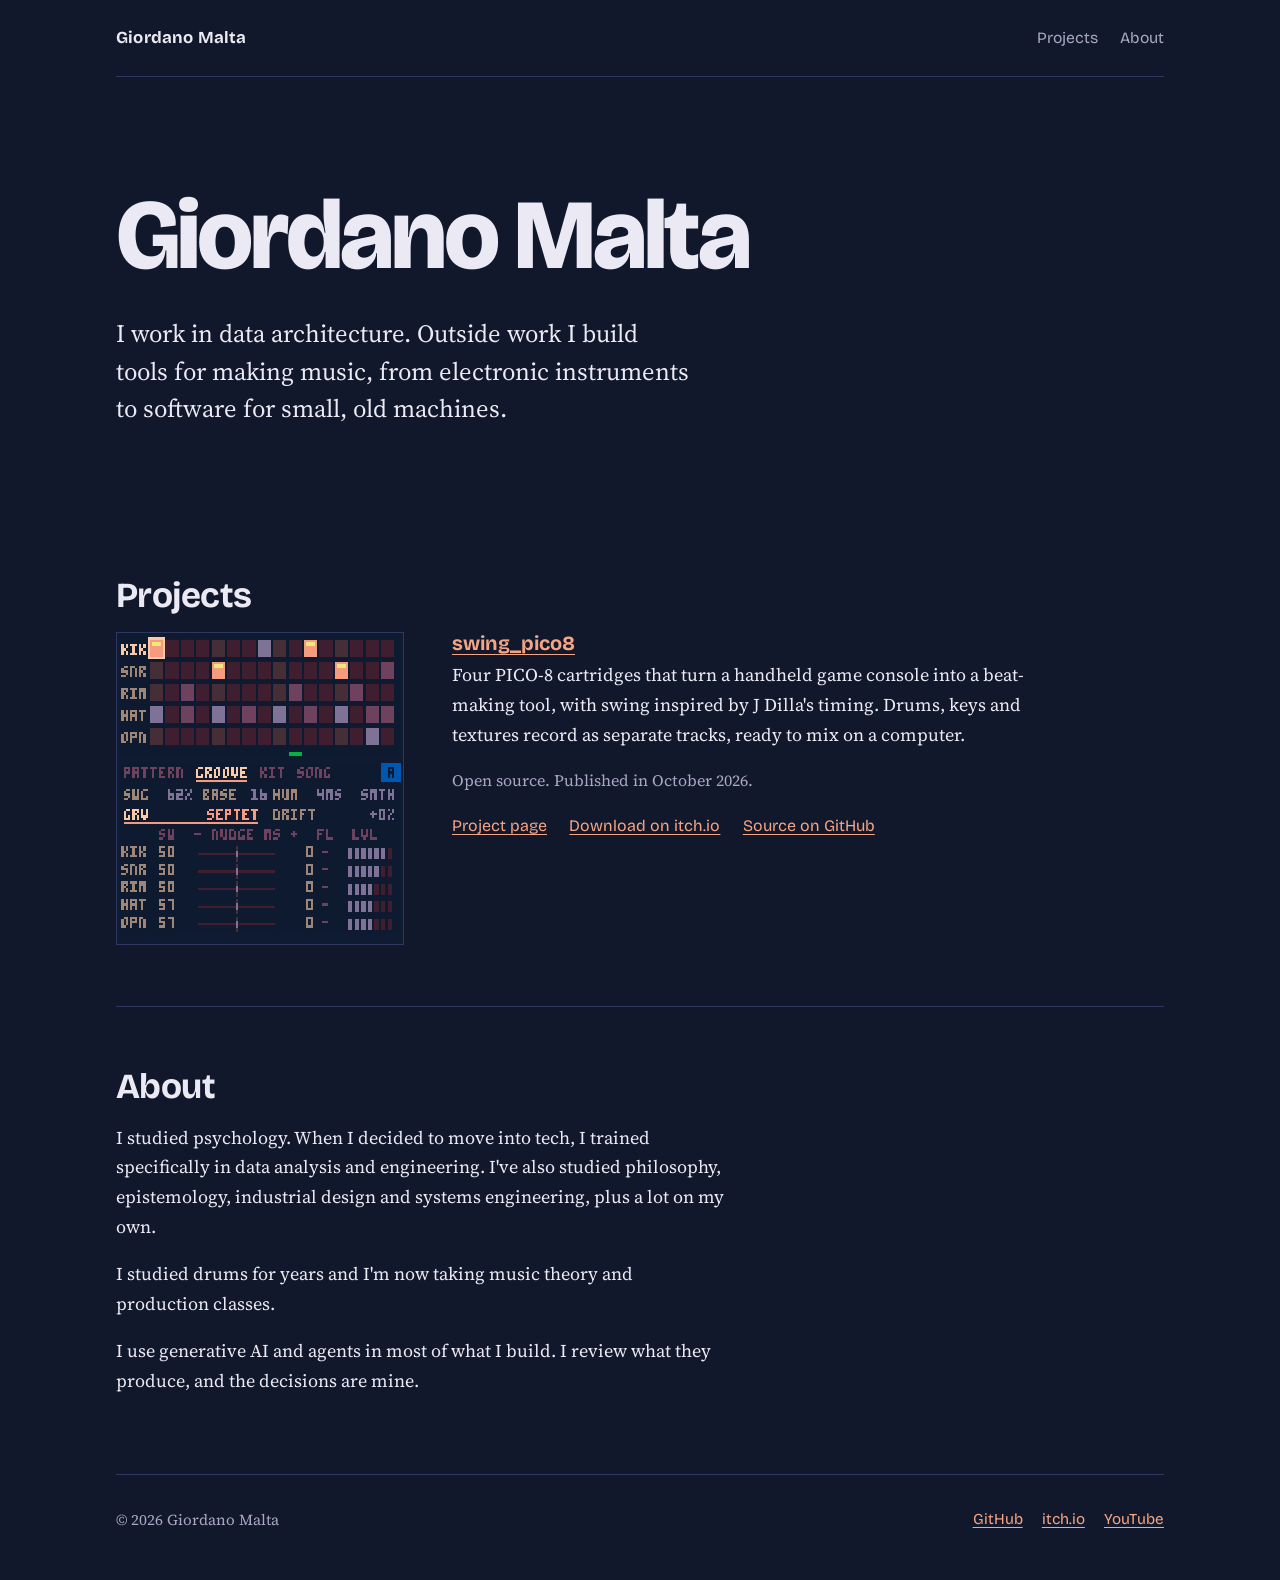
<file: index.html>
<!doctype html>
<html lang="en">
<head>
<meta charset="utf-8">
<meta name="viewport" content="width=device-width,initial-scale=1">
<title>Giordano Malta</title>
<meta name="description" content="Data architecture by trade. On the side, tools for making music: electronic instruments and software for small, old machines.">
<meta property="og:title" content="Giordano Malta">
<meta property="og:description" content="Data architecture by trade. On the side, tools for making music.">
<meta property="og:type" content="website">
<meta property="og:image" content="assets/og.png">
<meta name="twitter:card" content="summary_large_image">
<link rel="preconnect" href="https://fonts.googleapis.com">
<link rel="preconnect" href="https://fonts.gstatic.com" crossorigin>
<link rel="stylesheet" href="https://fonts.googleapis.com/css2?family=Bricolage+Grotesque:opsz,wght@12..96,500;12..96,700;12..96,800&family=Source+Serif+4:ital,opsz,wght@0,8..60,400;0,8..60,600;1,8..60,400&display=swap">
<link rel="stylesheet" href="assets/style.css">
</head>
<body>
<a class="skip" href="#main">Skip to content</a>
<div class="wrap">
  <header class="site">
    <a class="name" href="./">Giordano Malta</a>
    <nav aria-label="Main">
      <a href="#projects">Projects</a>
      <a href="#about">About</a>
    </nav>
  </header>
  <main id="main">
    <div class="hero">
      <h1>Giordano Malta</h1>
      <p class="lede">I work in data architecture. Outside work I build tools for making music, from electronic instruments to software for small, old machines.</p>
    </div>

    <section id="projects" aria-labelledby="projects-h">
      <h2 id="projects-h">Projects</h2>
      <article class="project">
        <img src="assets/console-groove.png" width="520" height="566" alt="The groove page of swing_beats on a 128 by 128 pixel screen: a step grid with kick, snare, rim, hat and open hat rows, and the swing settings below it." loading="lazy">
        <div>
          <h3><a href="swing-pico8.html">swing_pico8</a></h3>
          <p>Four PICO-8 cartridges that turn a handheld game console into a beat-making tool, with swing inspired by J Dilla's timing. Drums, keys and textures record as separate tracks, ready to mix on a computer.</p>
          <p class="note">Open source. Published in October 2026.</p>
          <ul class="links">
            <li><a href="swing-pico8.html">Project page</a></li>
            <li><a href="https://giordams.itch.io/swing-lofi">Download on itch.io</a></li>
            <li><a href="https://github.com/santiago-giordano/swing_pico8">Source on GitHub</a></li>
          </ul>
        </div>
      </article>
    </section>

    <section id="about" aria-labelledby="about-h">
      <h2 id="about-h">About</h2>
      <p>I studied psychology. When I decided to move into tech, I trained specifically in data analysis and engineering. I've also studied philosophy, epistemology, industrial design and systems engineering, plus a lot on my own.</p>
      <p>I studied drums for years and I'm now taking music theory and production classes.</p>
      <p>I use generative AI and agents in most of what I build. I review what they produce, and the decisions are mine.</p>
    </section>
  </main>
  <footer class="site">
    <span>© 2026 Giordano Malta</span>
    <ul aria-label="Elsewhere">
      <li><a href="https://github.com/santiago-giordano">GitHub</a></li>
      <li><a href="https://giordams.itch.io">itch.io</a></li>
      <li><a href="https://www.youtube.com/channel/UCC86qK1N--HXlxEF3xREAeA">YouTube</a></li>
    </ul>
  </footer>
</div>
</body>
</html>
</file>
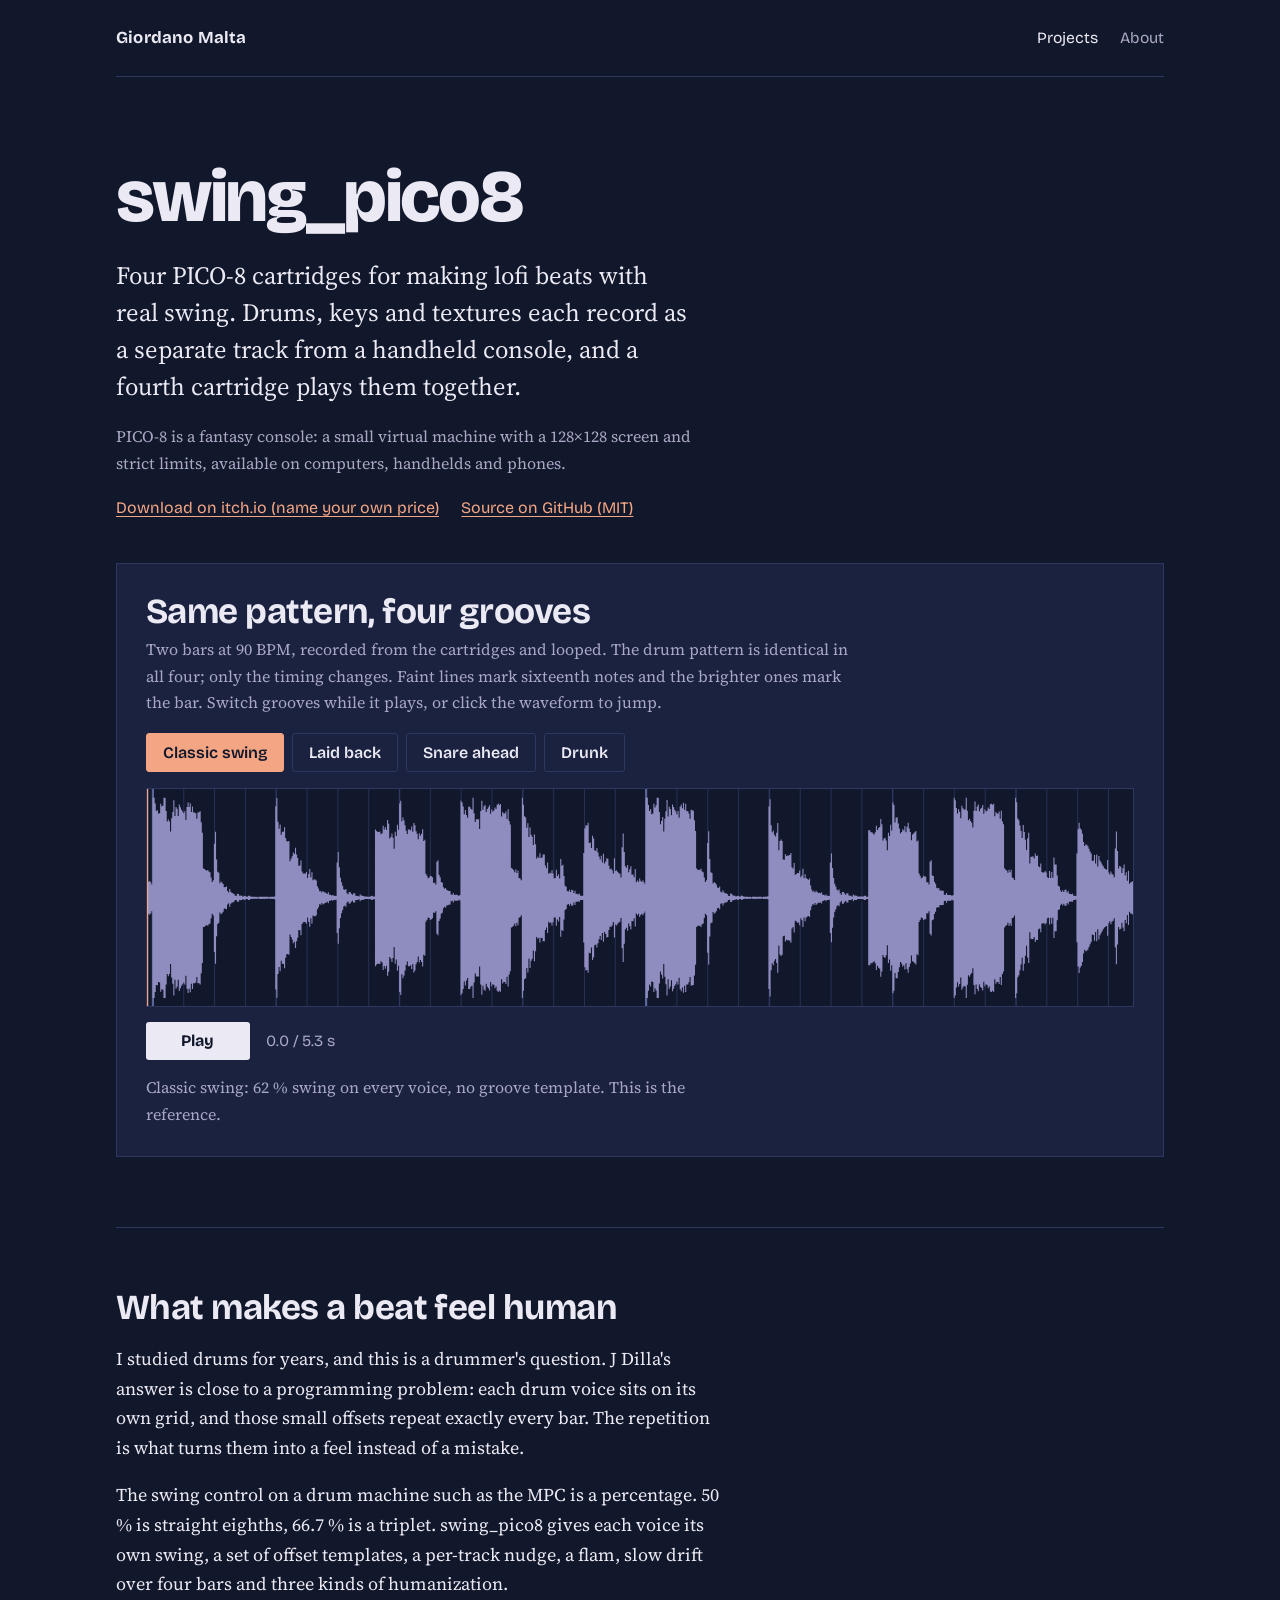
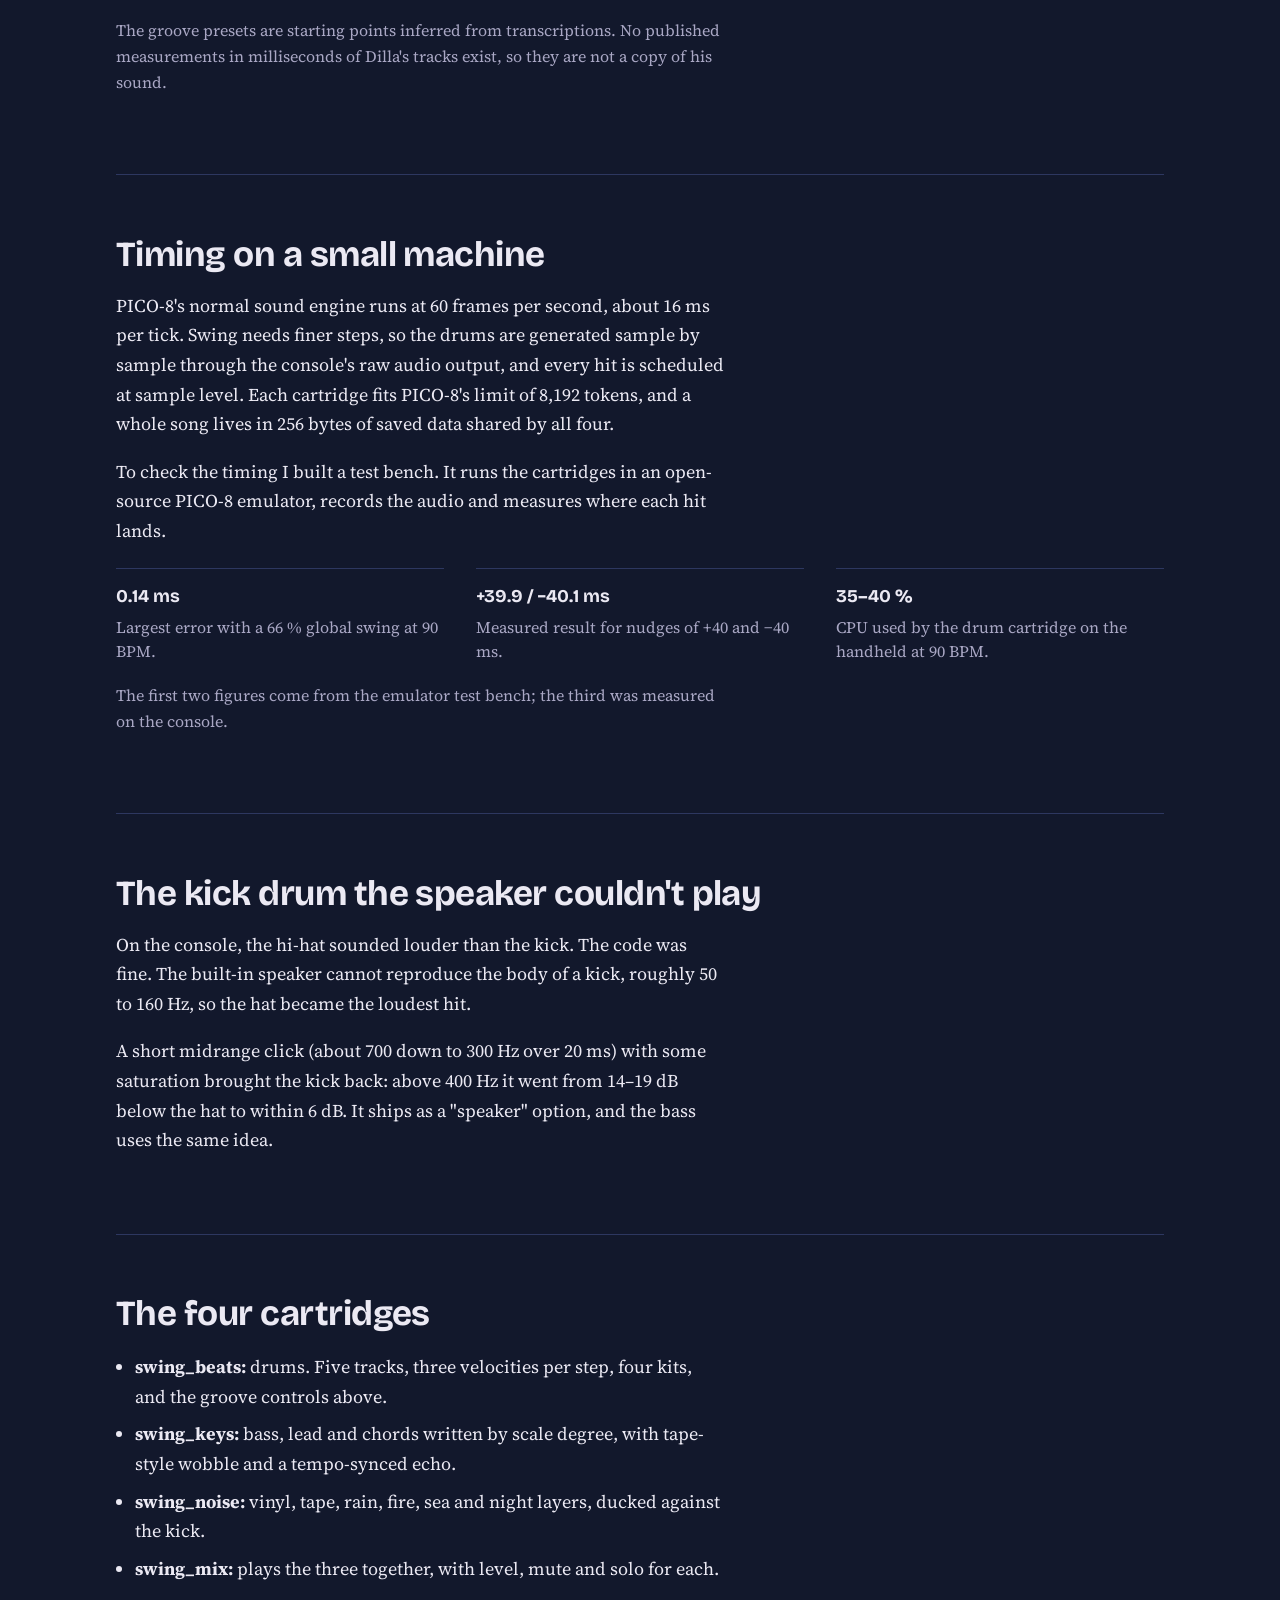
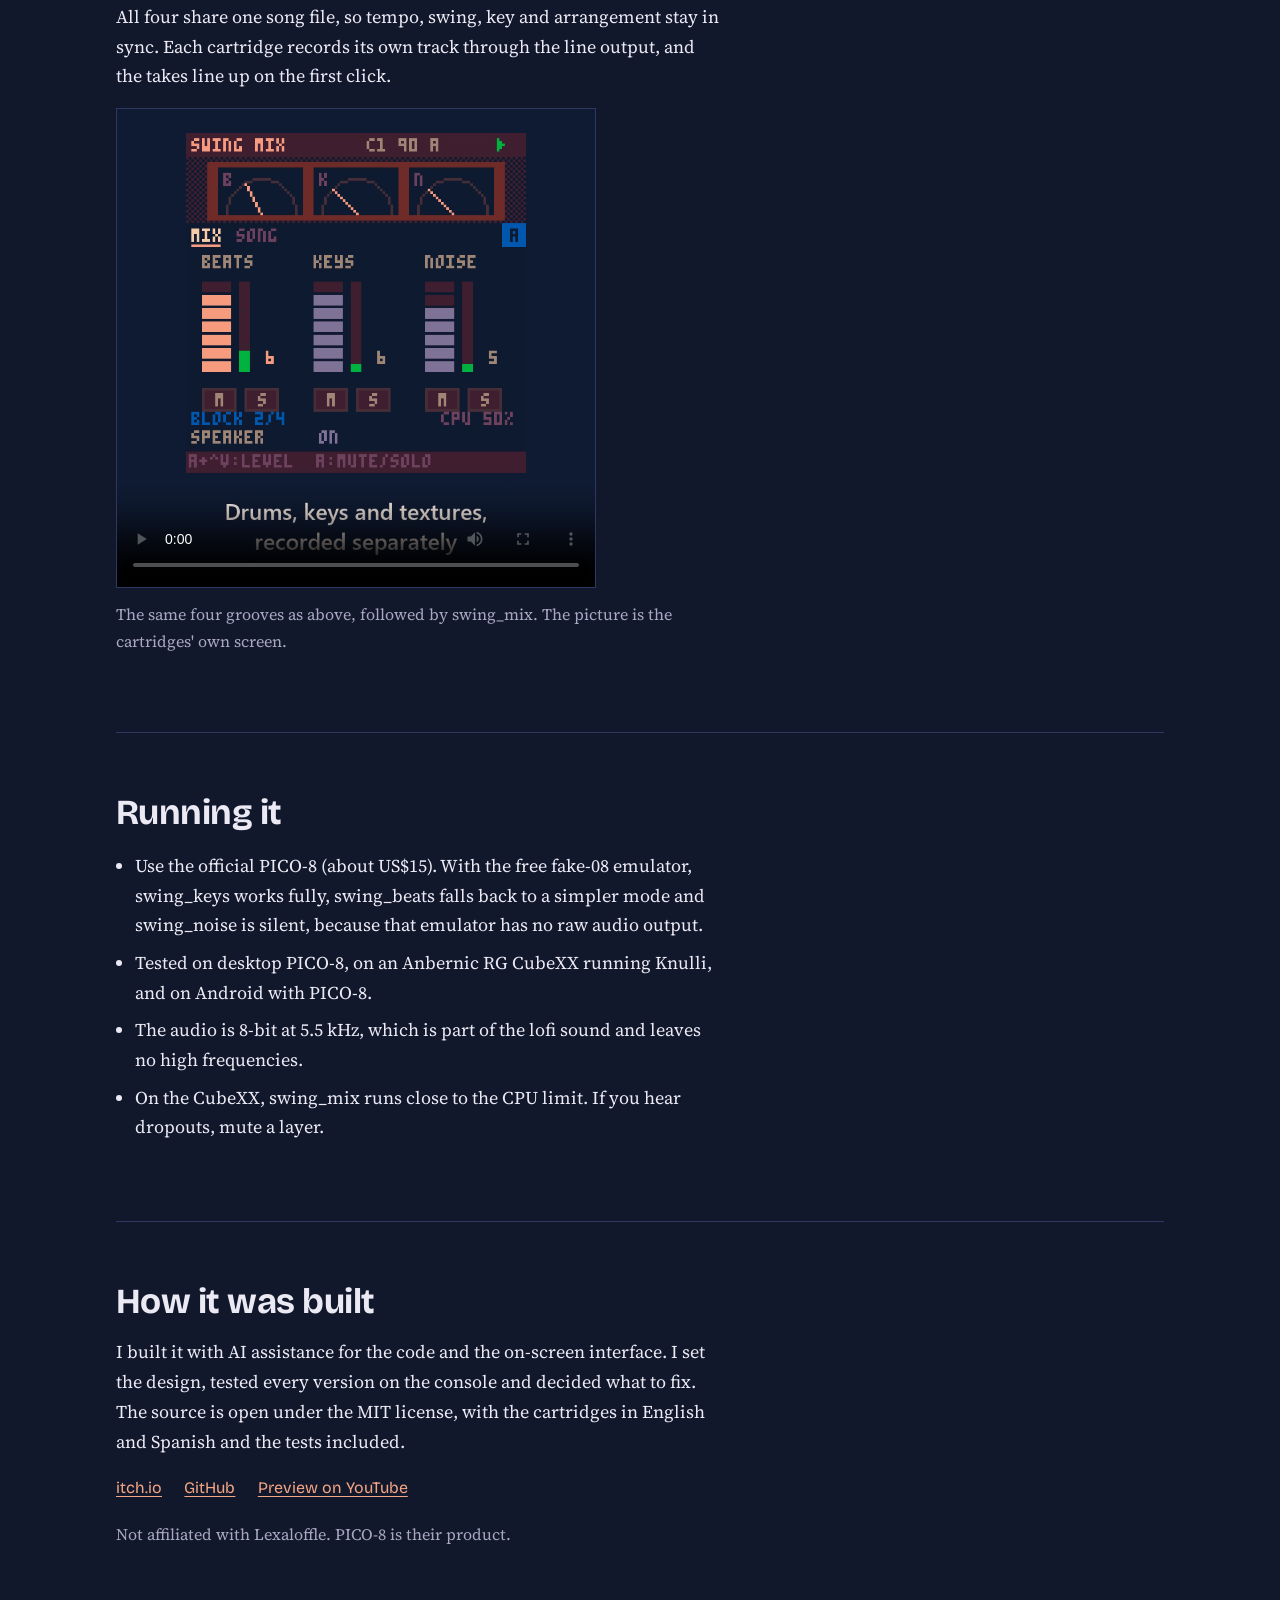
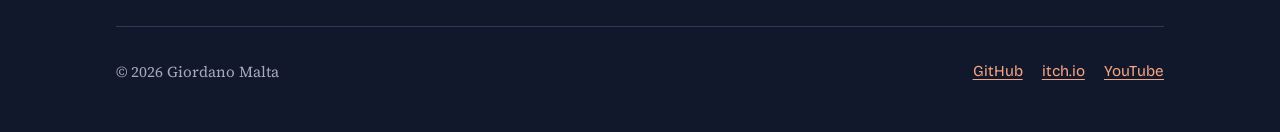
<file: swing-pico8.html>
<!doctype html>
<html lang="en">
<head>
<meta charset="utf-8">
<meta name="viewport" content="width=device-width,initial-scale=1">
<title>swing_pico8 · Giordano Malta</title>
<meta name="description" content="Four PICO-8 cartridges for making lofi beats with swing inspired by J Dilla's timing, recorded one track per cartridge on a handheld console.">
<meta property="og:title" content="swing_pico8">
<meta property="og:description" content="Four PICO-8 cartridges that turn a handheld console into a beat-making tool.">
<meta property="og:type" content="website">
<meta property="og:image" content="assets/og.png">
<meta name="twitter:card" content="summary_large_image">
<link rel="preconnect" href="https://fonts.googleapis.com">
<link rel="preconnect" href="https://fonts.gstatic.com" crossorigin>
<link rel="stylesheet" href="https://fonts.googleapis.com/css2?family=Bricolage+Grotesque:opsz,wght@12..96,500;12..96,700;12..96,800&family=Source+Serif+4:ital,opsz,wght@0,8..60,400;0,8..60,600;1,8..60,400&display=swap">
<link rel="stylesheet" href="assets/style.css">
</head>
<body>
<a class="skip" href="#main">Skip to content</a>
<div class="wrap">
  <header class="site">
    <a class="name" href="./">Giordano Malta</a>
    <nav aria-label="Main">
      <a href="./#projects" aria-current="page">Projects</a>
      <a href="./#about">About</a>
    </nav>
  </header>
  <main id="main">
    <div class="lead">
      <h1>swing_pico8</h1>
      <p class="lede">Four PICO-8 cartridges for making lofi beats with real swing. Drums, keys and textures each record as a separate track from a handheld console, and a fourth cartridge plays them together.</p>
      <p class="note">PICO-8 is a fantasy console: a small virtual machine with a 128×128 screen and strict limits, available on computers, handhelds and phones.</p>
      <ul class="links">
        <li><a href="https://giordams.itch.io/swing-lofi">Download on itch.io (name your own price)</a></li>
        <li><a href="https://github.com/santiago-giordano/swing_pico8">Source on GitHub (MIT)</a></li>
      </ul>
    </div>

    <section aria-labelledby="demo-h" style="padding-top:0">
      <div class="demo">
        <h2 id="demo-h">Same pattern, four grooves</h2>
        <p class="sub">Two bars at 90 BPM, recorded from the cartridges and looped. The drum pattern is identical in all four; only the timing changes. Faint lines mark sixteenth notes and the brighter ones mark the bar. Switch grooves while it plays, or click the waveform to jump.</p>
        <div class="switch" role="group" aria-label="Groove">
          <button type="button" data-groove="1" aria-pressed="true">Classic swing</button>
          <button type="button" data-groove="2" aria-pressed="false">Laid back</button>
          <button type="button" data-groove="3" aria-pressed="false">Snare ahead</button>
          <button type="button" data-groove="4" aria-pressed="false">Drunk</button>
        </div>
        <div class="wave" id="wave" role="img" aria-label="Waveform of the selected groove over a sixteenth-note grid"></div>
        <div class="transport">
          <button type="button" class="play" id="play" aria-pressed="false">Play</button>
          <span id="clock" aria-hidden="true">0.0 / 5.3 s</span>
        </div>
        <p class="note" id="desc" aria-live="polite" style="margin:.9rem 0 0"></p>
      </div>
    </section>

    <section aria-labelledby="q-h">
      <h2 id="q-h">What makes a beat feel human</h2>
      <p>I studied drums for years, and this is a drummer's question. J Dilla's answer is close to a programming problem: each drum voice sits on its own grid, and those small offsets repeat exactly every bar. The repetition is what turns them into a feel instead of a mistake.</p>
      <p>The swing control on a drum machine such as the MPC is a percentage. 50 % is straight eighths, 66.7 % is a triplet. swing_pico8 gives each voice its own swing, a set of offset templates, a per-track nudge, a flam, slow drift over four bars and three kinds of humanization.</p>
      <p class="note">The groove presets are starting points inferred from transcriptions. No published measurements in milliseconds of Dilla's tracks exist, so they are not a copy of his sound.</p>
    </section>

    <section aria-labelledby="how-h">
      <h2 id="how-h">Timing on a small machine</h2>
      <p>PICO-8's normal sound engine runs at 60 frames per second, about 16 ms per tick. Swing needs finer steps, so the drums are generated sample by sample through the console's raw audio output, and every hit is scheduled at sample level. Each cartridge fits PICO-8's limit of 8,192 tokens, and a whole song lives in 256 bytes of saved data shared by all four.</p>
      <p>To check the timing I built a test bench. It runs the cartridges in an open-source PICO-8 emulator, records the audio and measures where each hit lands.</p>
      <dl class="facts">
        <div><dt>0.14 ms</dt><dd>Largest error with a 66 % global swing at 90 BPM.</dd></div>
        <div><dt>+39.9 / −40.1 ms</dt><dd>Measured result for nudges of +40 and −40 ms.</dd></div>
        <div><dt>35–40 %</dt><dd>CPU used by the drum cartridge on the handheld at 90 BPM.</dd></div>
      </dl>
      <p class="note" style="margin-top:1.2rem">The first two figures come from the emulator test bench; the third was measured on the console.</p>
    </section>

    <section aria-labelledby="kick-h">
      <h2 id="kick-h">The kick drum the speaker couldn't play</h2>
      <p>On the console, the hi-hat sounded louder than the kick. The code was fine. The built-in speaker cannot reproduce the body of a kick, roughly 50 to 160 Hz, so the hat became the loudest hit.</p>
      <p>A short midrange click (about 700 down to 300 Hz over 20 ms) with some saturation brought the kick back: above 400 Hz it went from 14–19 dB below the hat to within 6 dB. It ships as a "speaker" option, and the bass uses the same idea.</p>
    </section>

    <section aria-labelledby="carts-h">
      <h2 id="carts-h">The four cartridges</h2>
      <ul class="plain">
        <li><strong>swing_beats:</strong> drums. Five tracks, three velocities per step, four kits, and the groove controls above.</li>
        <li><strong>swing_keys:</strong> bass, lead and chords written by scale degree, with tape-style wobble and a tempo-synced echo.</li>
        <li><strong>swing_noise:</strong> vinyl, tape, rain, fire, sea and night layers, ducked against the kick.</li>
        <li><strong>swing_mix:</strong> plays the three together, with level, mute and solo for each.</li>
      </ul>
      <p>All four share one song file, so tempo, swing, key and arrangement stay in sync. Each cartridge records its own track through the line output, and the takes line up on the first click.</p>
      <video controls preload="metadata" poster="assets/console-mix.png" width="720" height="720">
        <source src="assets/swing-lofi-preview.mp4" type="video/mp4">
        A preview of the four cartridges running, with the same pattern played in four grooves followed by the mixer.
      </video>
      <p class="note" style="margin-top:.8rem">The same four grooves as above, followed by swing_mix. The picture is the cartridges' own screen.</p>
    </section>

    <section aria-labelledby="run-h">
      <h2 id="run-h">Running it</h2>
      <ul class="plain">
        <li>Use the official PICO-8 (about US$15). With the free fake-08 emulator, swing_keys works fully, swing_beats falls back to a simpler mode and swing_noise is silent, because that emulator has no raw audio output.</li>
        <li>Tested on desktop PICO-8, on an Anbernic RG CubeXX running Knulli, and on Android with PICO-8.</li>
        <li>The audio is 8-bit at 5.5 kHz, which is part of the lofi sound and leaves no high frequencies.</li>
        <li>On the CubeXX, swing_mix runs close to the CPU limit. If you hear dropouts, mute a layer.</li>
      </ul>
    </section>

    <section aria-labelledby="ai-h">
      <h2 id="ai-h">How it was built</h2>
      <p>I built it with AI assistance for the code and the on-screen interface. I set the design, tested every version on the console and decided what to fix. The source is open under the MIT license, with the cartridges in English and Spanish and the tests included.</p>
      <ul class="links">
        <li><a href="https://giordams.itch.io/swing-lofi">itch.io</a></li>
        <li><a href="https://github.com/santiago-giordano/swing_pico8">GitHub</a></li>
        <li><a href="https://youtu.be/n9OyCdPD6Is">Preview on YouTube</a></li>
      </ul>
      <p class="note" style="margin-top:1.2rem">Not affiliated with Lexaloffle. PICO-8 is their product.</p>
    </section>
  </main>
  <footer class="site">
    <span>© 2026 Giordano Malta</span>
    <ul aria-label="Elsewhere">
      <li><a href="https://github.com/santiago-giordano">GitHub</a></li>
      <li><a href="https://giordams.itch.io">itch.io</a></li>
      <li><a href="https://www.youtube.com/channel/UCC86qK1N--HXlxEF3xREAeA">YouTube</a></li>
    </ul>
  </footer>
</div>
<script src="assets/peaks.js"></script>
<script src="assets/demo.js"></script>
</body>
</html>
</file>
<file: assets/style.css>
:root{
  --ink:#12182c;      /* console navy */
  --ink-2:#1a2240;
  --line:#2d3760;
  --text:#ebe9f3;
  --muted:#a9a7c4;
  --accent:#f4a583;   /* kick / playhead salmon */
  --lav:#8f8cc0;      /* hat lavender */
  --serif:"Source Serif 4",Georgia,"Times New Roman",serif;
  --display:"Bricolage Grotesque","Helvetica Neue",Arial,sans-serif;
}
*{box-sizing:border-box}
html{-webkit-text-size-adjust:100%}
body{margin:0;background:var(--ink);color:var(--text);font-family:var(--serif);font-size:1.125rem;line-height:1.65;font-optical-sizing:auto}
a{color:var(--accent);text-decoration-thickness:1px;text-underline-offset:.2em}
a:hover{text-decoration-thickness:2px}
:focus-visible{outline:3px solid var(--accent);outline-offset:3px;border-radius:2px}
.wrap{max-width:68rem;margin:0 auto;padding:0 1.25rem}
.skip{position:absolute;left:-999px;top:0;background:var(--accent);color:var(--ink);padding:.5rem .8rem;z-index:10}
.skip:focus{left:1rem;top:1rem}
header.site{display:flex;justify-content:space-between;align-items:baseline;gap:1rem;padding:1.5rem 0;border-bottom:1px solid var(--line)}
header.site .name{font-family:var(--display);font-weight:700;font-size:1.05rem;color:var(--text);text-decoration:none;letter-spacing:.01em}
header.site nav{display:flex;gap:1.4rem;font-family:var(--display);font-size:.98rem}
header.site nav a{color:var(--muted);text-decoration:none}
header.site nav a:hover,header.site nav a[aria-current]{color:var(--text)}
h1,h2,h3{font-family:var(--display);line-height:1.1;margin:0;font-weight:700}
h1{font-size:clamp(2.8rem,9vw,6.2rem);letter-spacing:-.03em;font-weight:800}
h2{font-size:clamp(1.6rem,3.2vw,2.2rem);letter-spacing:-.015em;margin-bottom:1rem}
h3{font-size:1.25rem;margin-bottom:.4rem}
p{margin:0 0 1.1rem;max-width:38rem}
.lede{font-size:clamp(1.25rem,2.4vw,1.55rem);line-height:1.5;max-width:36rem;color:var(--text)}
.hero{padding:clamp(3rem,9vw,6.5rem) 0 clamp(2.5rem,6vw,4.5rem)}
.hero h1{margin-bottom:1.6rem}
section{padding:clamp(2.2rem,5vw,3.8rem) 0}
section+section{border-top:1px solid var(--line)}
/* project row */
.project{display:grid;grid-template-columns:minmax(0,18rem) minmax(0,1fr);gap:clamp(1.4rem,4vw,3rem);align-items:start}
.project img{width:100%;height:auto;display:block;image-rendering:pixelated;border:1px solid var(--line)}
.links{display:flex;flex-wrap:wrap;gap:.4rem 1.4rem;margin:1.2rem 0 0;padding:0;list-style:none;font-family:var(--display);font-size:1rem}
@media(max-width:700px){.project{grid-template-columns:1fr}.project img{max-width:20rem}}
footer.site{border-top:1px solid var(--line);padding:2rem 0 3rem;color:var(--muted);font-size:.95rem;display:flex;flex-wrap:wrap;gap:.6rem 2rem;justify-content:space-between}
footer.site ul{display:flex;gap:1.2rem;list-style:none;margin:0;padding:0;font-family:var(--display)}
/* project page */
.lead{padding:clamp(2.6rem,7vw,5rem) 0 1rem}
.lead h1{font-size:clamp(2.4rem,7vw,4.6rem);margin-bottom:1.2rem}
.demo{background:var(--ink-2);border:1px solid var(--line);padding:clamp(1rem,3vw,1.8rem);margin:1.6rem 0 .6rem}
.demo h2{margin-bottom:.3rem}
.demo .sub{color:var(--muted);font-size:1rem;margin-bottom:1.1rem;max-width:44rem}
.switch{display:flex;flex-wrap:wrap;gap:.5rem;margin-bottom:1rem}
.switch button{font-family:var(--display);font-size:1rem;font-weight:600;color:var(--text);background:transparent;border:1px solid var(--line);padding:.55rem 1rem;cursor:pointer;border-radius:3px}
.switch button:hover{border-color:var(--lav)}
.switch button[aria-pressed="true"]{background:var(--accent);color:var(--ink);border-color:var(--accent)}
.wave{position:relative;width:100%;aspect-ratio:900/200;background:var(--ink);border:1px solid var(--line);cursor:pointer;touch-action:manipulation}
.wave svg{position:absolute;inset:0;width:100%;height:100%;display:block}
.transport{display:flex;align-items:center;gap:1rem;margin-top:.9rem;font-family:var(--display);font-size:.98rem;color:var(--muted)}
.play{font-family:var(--display);font-weight:700;font-size:1rem;color:var(--ink);background:var(--text);border:0;padding:.6rem 1.2rem;cursor:pointer;border-radius:3px;min-width:6.5rem}
.play[aria-pressed="true"]{background:var(--accent)}
.facts{display:grid;grid-template-columns:repeat(auto-fit,minmax(13rem,1fr));gap:1.4rem 2rem;margin:1.4rem 0 0}
.facts div{border-top:1px solid var(--line);padding-top:.8rem}
.facts dt{font-family:var(--display);font-weight:700;margin-bottom:.2rem}
.facts dd{margin:0;color:var(--muted);font-size:1rem;line-height:1.5}
video{width:100%;max-width:30rem;height:auto;display:block;border:1px solid var(--line);background:#000}
ul.plain{padding-left:1.2rem;max-width:38rem}
ul.plain li{margin-bottom:.5rem}
.note{color:var(--muted);font-size:1rem}
.sr{position:absolute;width:1px;height:1px;overflow:hidden;clip:rect(0 0 0 0);white-space:nowrap}
</file>
